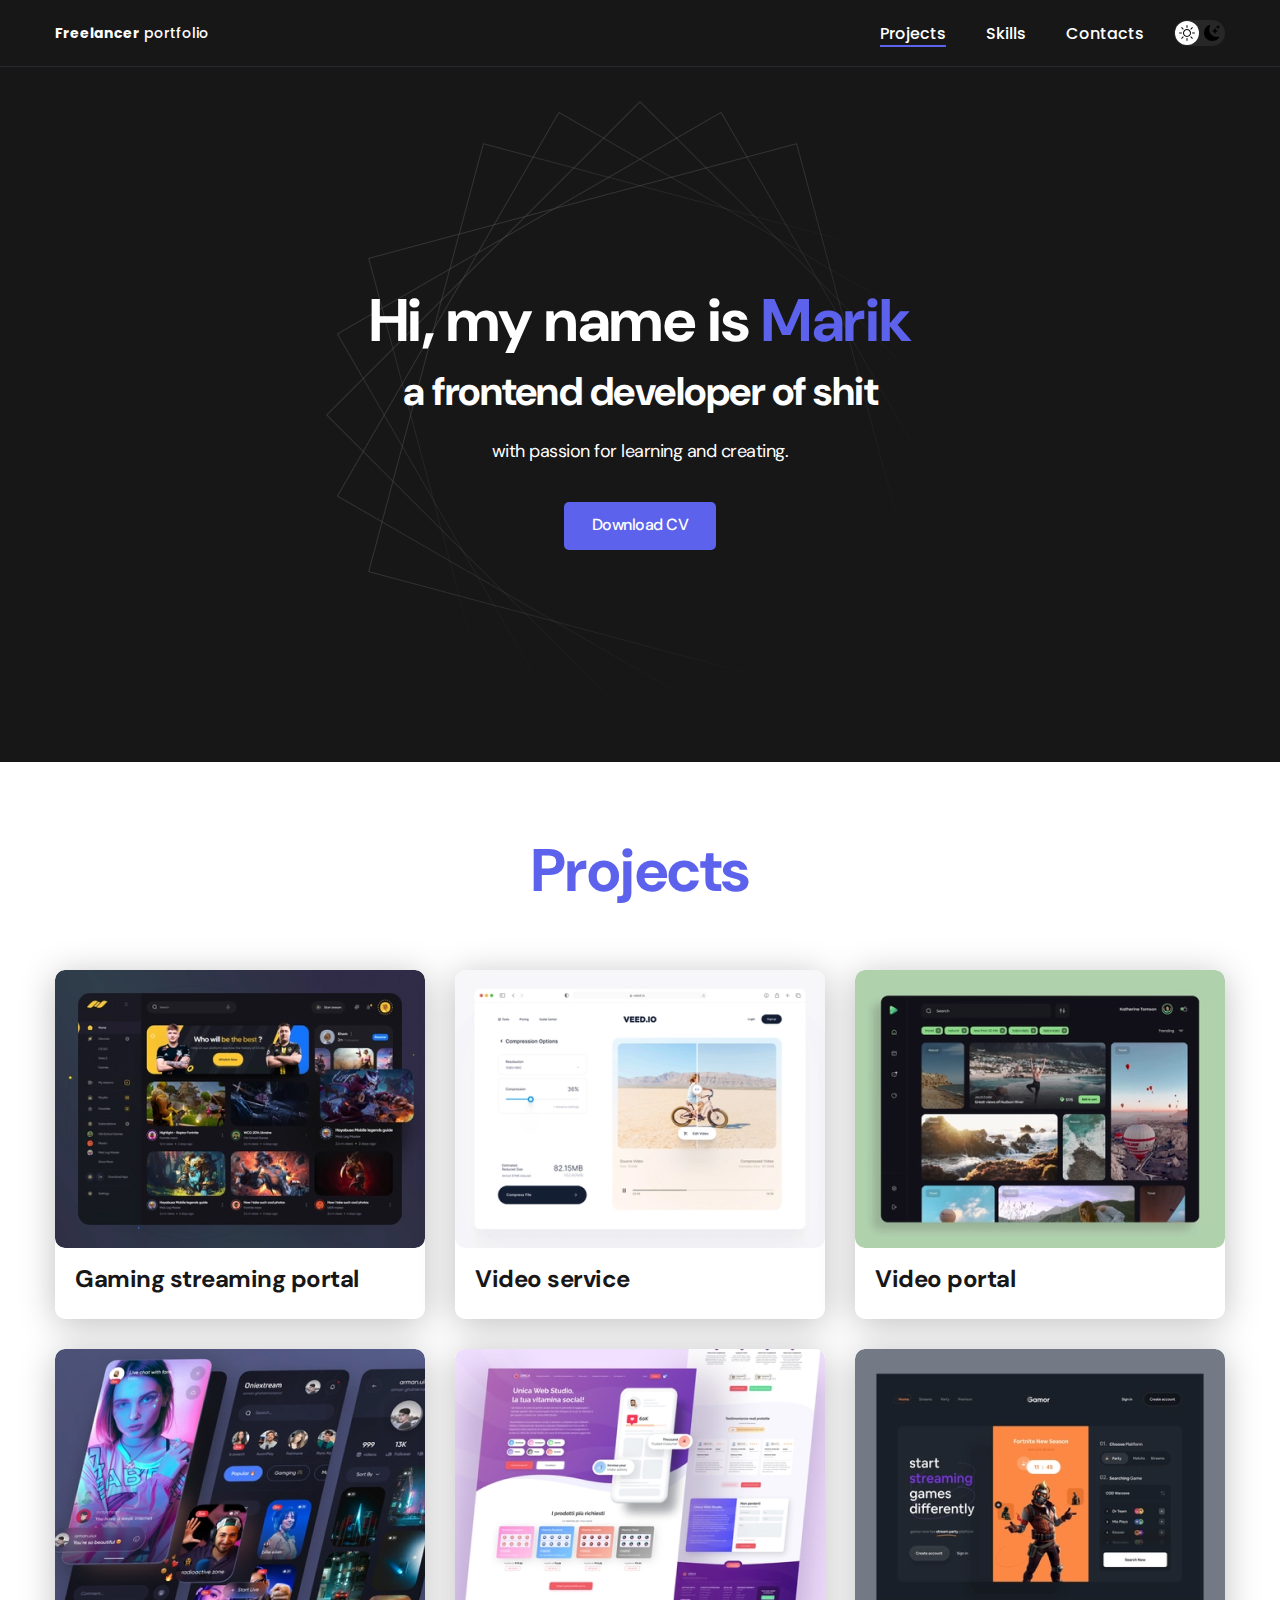
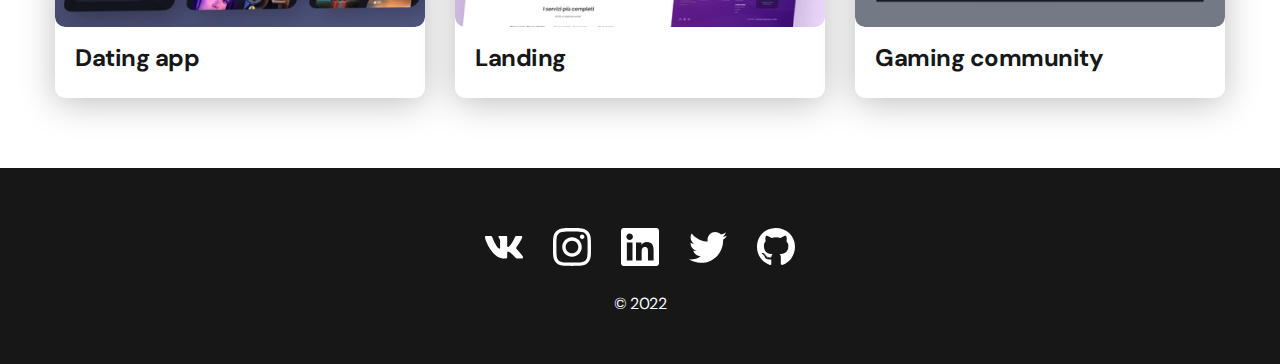
<file: index.html>
<!DOCTYPE html>
<html lang="en">
<head>
    <meta charset="UTF-8">
    <meta http-equiv="X-UA-Compatible" content="IE=edge">
    <meta name="viewport" content="width=device-width, initial-scale=1.0">
    <title>Frilancer Portfolio</title>
    <link rel="stylesheet" href="css/main.css">
</head>
<body >
    <nav class="nav">
        <div class="container">
            <div class="nav-row">
                <a href="./index.html" class="logo"><strong>Freelancer</strong> portfolio</a>


                <button class="dark-mode-btn ">
                    <img src="img/icons/white.svg" alt="Light mode" class="dark-mode-btn__icon">
                    <img src="img/icons/dark.svg" alt="Dark mode" class="dark-mode-btn__icon">
                </button>



                <ul class="nav-list">
                    <li class="nav-list__item"><a href="./index.html" class="nav-list__link nav-list__link--active">Projects</a></li>
                    <li class="nav-list__item"><a href="./skills.html" class="nav-list__link">Skills</a></li>
                    <li class="nav-list__item"><a href="./contacts.html" class="nav-list__link"> Contacts</a></li>
                </ul>
            </div>
        </div>
    </nav>
    <header class="header">
        
            <div class="header-wrapper">
                <h1 class="header-title">
                    <strong> Hi, my name is <em>Marik</em></strong><br>
                    a frontend developer of shit
                </h1>
                <div class="header-text">
                    <p>with passion for learning and creating.</p>
                </div>
                <a href="#!" class="btn">Download CV</a>
            </div>
        
    </header>
    <main class="section">
        <div class="container">
            <h2 class="title-1">
                Projects
            </h2>
            <ul class="projects">
                <li class="porject">
                    <a href="./project-page.html">

                        <img src="./img/projects/01.jpg" alt="project-img" class="project-img">
                        <h3 class="project-title">Gaming streaming portal</h3>
                    </a>
                </li>
                <li class="porject">
                    <a href="./project-page.html">

                        <img src="./img/projects/02.jpg" alt="project-img" class="project-img">
                        <h3 class="project-title">Video service</h3>
                    </a>
                </li>
                <li class="porject">
                    <a href="./project-page.html">

                        <img src="./img/projects/03.jpg" alt="project-img" class="project-img">
                        <h3 class="project-title">Video portal</h3>
                    </a>
                </li>
                <li class="porject">
                    <a href="./project-page.html">

                        <img src="./img/projects/04.jpg" alt="project-img" class="project-img">
                        <h3 class="project-title">Dating app</h3>
                    </a>
                </li>
                <li class="porject">
                    <a href="./project-page.html">

                        <img src="./img/projects/05.jpg" alt="project-img" class="project-img">
                        <h3 class="project-title">Landing</h3>
                    </a>
                </li>
                <li class="porject">
                    <a href="./project-page.html">

                        <img src="./img/projects/06.jpg" alt="project-img" class="project-img">
                        <h3 class="project-title">Gaming community</h3>
                    </a>
                </li>
            </ul>
        </div>
    </main>
    <footer class="footer">
        <div class="container">
            <div class="footer-wrapper">
                <ul class="social">
                    <li class="social-item"><a href="#!"><img src="./img/icons/vk.svg" alt=""></a></li>
                    <li class="social-item"><a href="#!"><img src="./img/icons/instagram.svg" alt=""></a></li>
                    <li class="social-item"><a href="#!"><img src="./img/icons/linkedIn.svg" alt=""></a></li>
                    <li class="social-item"><a href="#!"><img src="./img/icons/twitter.svg" alt=""></a></li>
                    <li class="social-item"><a href="#!"><img src="./img/icons/gitHub.svg" alt=""></a></li>
                </ul>
                
                <div class="copyright">
                    <p>© 2022 </p>
                </div>
            </div>
            
        </div>
    </footer>



    <script src="/js/main.js"></script>

</body>
</html>
</file>
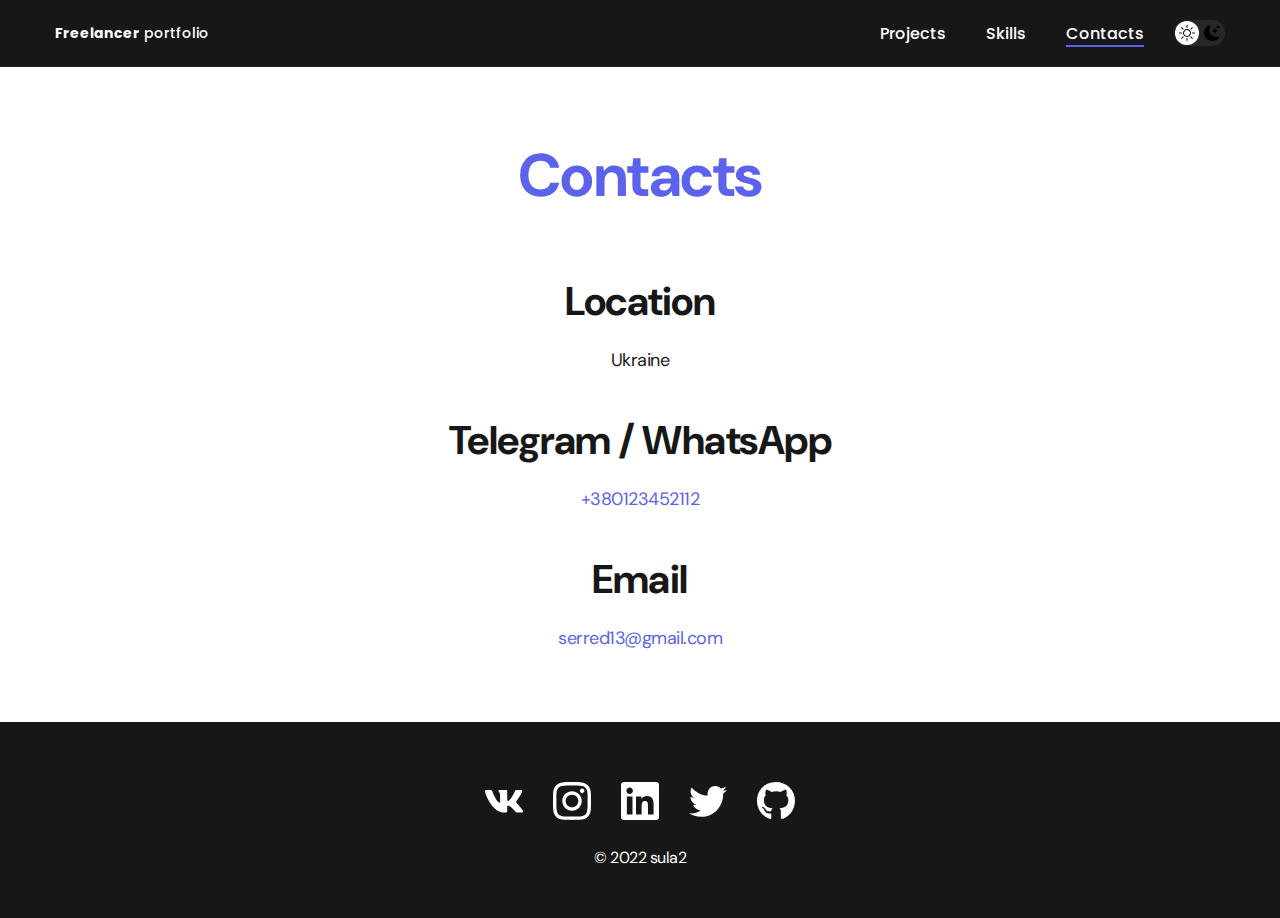
<file: contacts.html>
<!DOCTYPE html>
<html lang="en">
<head>
    <meta charset="UTF-8">
    <meta http-equiv="X-UA-Compatible" content="IE=edge">
    <meta name="viewport" content="width=device-width, initial-scale=1.0">
    <title>Frilancer Portfolio</title>
    <link rel="stylesheet" href="css/main.css">
</head>
<body>
    <nav class="nav">
        <div class="container">
            <div class="nav-row">
                <a href="./index.html" class="logo"><strong>Freelancer</strong> portfolio</a>

                <button class="dark-mode-btn ">
                    <img src="/img/icons/white.svg" alt="Light mode" class="dark-mode-btn__icon">
                    <img src="/img/icons/dark.svg" alt="Dark mode" class="dark-mode-btn__icon">
                </button>
                <ul class="nav-list">
                    <li class="nav-list__item"><a href="./index.html" class="nav-list__link ">Projects</a></li>
                    <li class="nav-list__item"><a href="./skills.html" class="nav-list__link ">Skills</a></li>
                    <li class="nav-list__item"><a href="./contacts.html" class="nav-list__link nav-list__link--active"> Contacts</a></li>
                </ul>
            </div>
        </div>
    </nav>
    
    <main class="section">
        <div class="container">
            <h1 class="title-1">
                Contacts
            </h1>
            <ul class="content-list">
                <li class="content-list__item">
                    <h2 class="title-2">
                    Location
                    </h2>
                    <p>Ukraine</p>
               </li>
                <li class="content-list__item"> 
                    <h2 class="title-2">
                        Telegram / WhatsApp
                    </h2>
                    <p><a href="tel:+380923129312">+380123452112</a></p>
                </li>
                <li class="content-list__item"> 
                    <h2 class="title-2">
                        Email
                    </h2>
                    <p><a href="mailto:serred13@gmail.com">serred13@gmail.com</a></p>
                </li>

            </ul>
            
        </div>
    </main>
    <footer class="footer">
        <div class="container">
            <div class="footer-wrapper">
                <ul class="social">
                    <li class="social-item"><a href="#!"><img src="./img/icons/vk.svg" alt=""></a></li>
                    <li class="social-item"><a href="#!"><img src="./img/icons/instagram.svg" alt=""></a></li>
                    <li class="social-item"><a href="#!"><img src="./img/icons/linkedIn.svg" alt=""></a></li>
                    <li class="social-item"><a href="#!"><img src="./img/icons/twitter.svg" alt=""></a></li>
                    <li class="social-item"><a href="#!"><img src="./img/icons/gitHub.svg" alt=""></a></li>
                </ul>
                
                <div class="copyright">
                    <p>© 2022 sula2</p>
                </div>
            </div>
            
        </div>
    </footer>




    <script src="/js/main.js"></script>
</body>
</html>
</file>
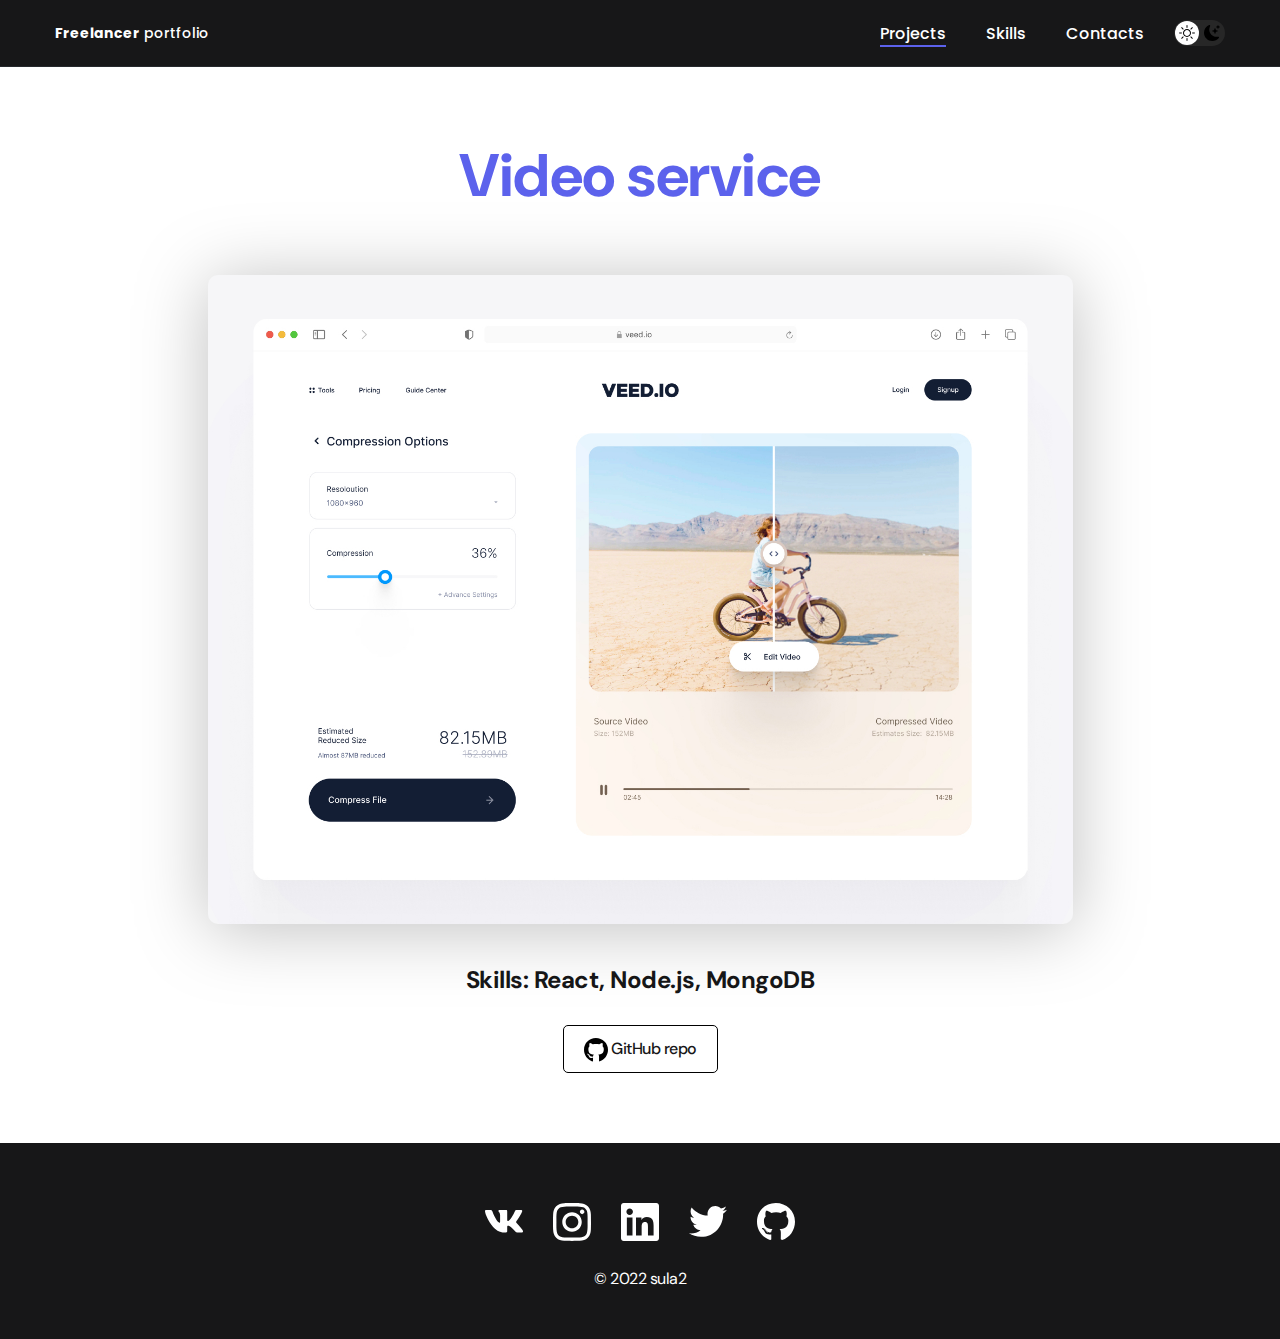
<file: project-page.html>
<!DOCTYPE html>
<html lang="en">
<head>
    <meta charset="UTF-8">
    <meta http-equiv="X-UA-Compatible" content="IE=edge">
    <meta name="viewport" content="width=device-width, initial-scale=1.0">
    <title>Frilancer Portfolio</title>
    <link rel="stylesheet" href="css/main.css">
</head>
<body>
    <nav class="nav">
        <div class="container">
            <div class="nav-row">
                <a href="./index.html" class="logo"><strong>Freelancer</strong> portfolio</a>
                <button class="dark-mode-btn ">
                    <img src="./img/icons/white.svg" alt="Light mode" class="dark-mode-btn__icon">
                    <img src="./img/icons/dark.svg" alt="Dark mode" class="dark-mode-btn__icon">
                </button>
                <ul class="nav-list">
                    <li class="nav-list__item"><a href="./index.html" class="nav-list__link nav-list__link--active">Projects</a></li>
                    <li class="nav-list__item"><a href="./skills.html" class="nav-list__link">Skills</a></li>
                    <li class="nav-list__item"><a href="./contacts.html" class="nav-list__link"> Contacts</a></li>
                </ul>
            </div>
        </div>
    </nav>
    
    <main class="section">
        <div class="container">
           
            <div class="project-detail">
                <h1 class="title-1">
                    Video service
                </h1>
                <img class="project-detail__cover" src="/img/projects/02-big.jpg" alt="">
                <div class="project-detail__descr">
                    <p>Skills: React, Node.js, MongoDB</p>
                </div>
                <a href="#!" class="btn-outline">
                    <img src="/img/Vector.svg" alt="">
                    GitHub repo
                </a>
            </div>
        </div>
    </main>
    <footer class="footer">
        <div class="container">
            <div class="footer-wrapper">
                <ul class="social">
                    <li class="social-item"><a href="#!"><img src="./img/icons/vk.svg" alt=""></a></li>
                    <li class="social-item"><a href="#!"><img src="./img/icons/instagram.svg" alt=""></a></li>
                    <li class="social-item"><a href="#!"><img src="./img/icons/linkedIn.svg" alt=""></a></li>
                    <li class="social-item"><a href="#!"><img src="./img/icons/twitter.svg" alt=""></a></li>
                    <li class="social-item"><a href="#!"><img src="./img/icons/gitHub.svg" alt=""></a></li>
                </ul>
                
                <div class="copyright">
                    <p>© 2022 sula2</p>
                </div>
            </div>
            
        </div>
    </footer>



    <script src="/js/main.js"></script>

</body>
</html>
</file>
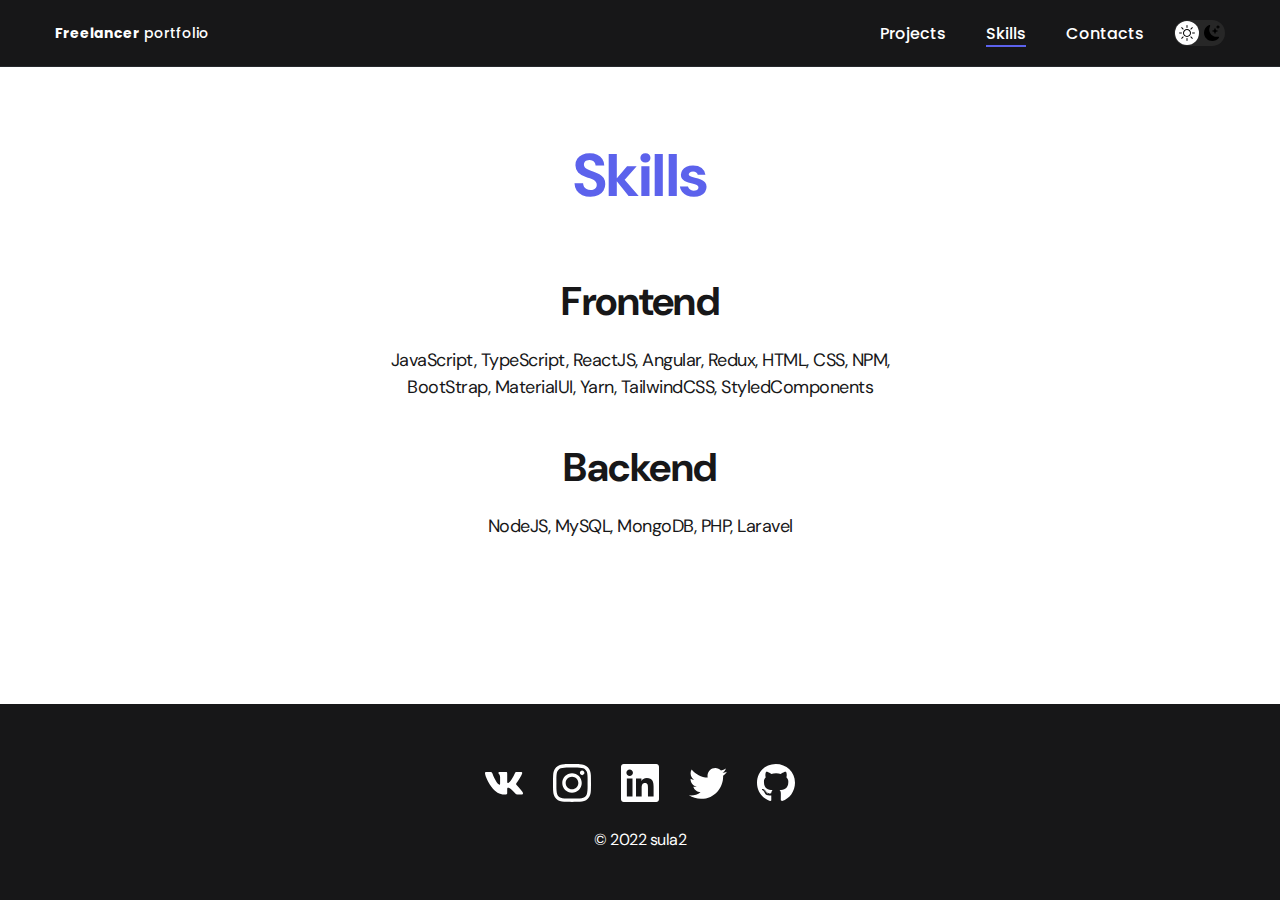
<file: skills.html>
<!DOCTYPE html>
<html lang="en">
<head>
    <meta charset="UTF-8">
    <meta http-equiv="X-UA-Compatible" content="IE=edge">
    <meta name="viewport" content="width=device-width, initial-scale=1.0">
    <title>Frilancer Portfolio</title>
    <link rel="stylesheet" href="css/main.css">
</head>
<body>
    <nav class="nav">
        <div class="container">
            <div class="nav-row">
                <a href="./index.html" class="logo"><strong>Freelancer</strong> portfolio</a>
                <button class="dark-mode-btn ">
                    <img src="/img/icons/white.svg" alt="Light mode" class="dark-mode-btn__icon">
                    <img src="/img/icons/dark.svg" alt="Dark mode" class="dark-mode-btn__icon">
                </button>
                <ul class="nav-list">
                    <li class="nav-list__item"><a href="./index.html" class="nav-list__link ">Projects</a></li>
                    <li class="nav-list__item"><a href="./skills.html" class="nav-list__link nav-list__link--active">Skills</a></li>
                    <li class="nav-list__item"><a href="./contacts.html" class="nav-list__link"> Contacts</a></li>
                </ul>
            </div>
        </div>
    </nav>
    
    <main class="section">
        <div class="container">
            <h1 class="title-1">
                Skills
            </h1>
            <ul class="content-list">
                <li class="content-list__item">
                    <h2 class="title-2">
                    Frontend
                    </h2>
                    <p>JavaScript, TypeScript, ReactJS, Angular, Redux, HTML, CSS, NPM, BootStrap, MaterialUI, Yarn, TailwindCSS, StyledComponents</p>
               </li>
                <li class="content-list__item"> 
                    <h2 class="title-2">
                    Backend
                    </h2>
                    <p>NodeJS, MySQL, MongoDB, PHP, Laravel</p>
                </li>

            </ul>
            
        </div>
    </main>
    <footer class="footer">
        <div class="container">
            <div class="footer-wrapper">
                <ul class="social">
                    <li class="social-item"><a href="#!"><img src="./img/icons/vk.svg" alt=""></a></li>
                    <li class="social-item"><a href="#!"><img src="./img/icons/instagram.svg" alt=""></a></li>
                    <li class="social-item"><a href="#!"><img src="./img/icons/linkedIn.svg" alt=""></a></li>
                    <li class="social-item"><a href="#!"><img src="./img/icons/twitter.svg" alt=""></a></li>
                    <li class="social-item"><a href="#!"><img src="./img/icons/gitHub.svg" alt=""></a></li>
                </ul>
                
                <div class="copyright">
                    <p>© 2022 sula2</p>
                </div>
            </div>
            
        </div>
    </footer>



    <script src="/js/main.js"></script>

</body>
</html>
</file>
<file: css/main.css>
@import './reset.css';
@import url('https://fonts.googleapis.com/css2?family=DM+Sans:wght@400;500;700&family=Poppins:wght@400;500;700&display=swap');



:root{
    --black: #171718;
    --black-border: #26292D;
    --white: #fff;
    --purple: #5C62EC;
    
    --dark-bg: var(--black);
    --dark-border: var(--black-border);

    --text-color: var(--black);
    --header-text: var(--white);
    --accent: var(--purple);
    /* Light mode */
    --page-bg: var(--white);
    --text-color: var(--black);
    --project-card-bg:var(--white);
    --project-card-text: var(--black);
    
}


.dark{
    --page-bg: #252525;
    --text-color: var(--white);
    --project-card-bg:var(--black);
    --project-card-text: var(--white);
}


/* 
font-family: 'Poppins', sans-serif; */
html, body{
    font-family: 'DM Sans', sans-serif;
    letter-spacing: -0.5px;
    color: var(--text-color);
    display: flex;
    flex-direction: column;
    min-height: 100vh;
    background-color: var(--page-bg);
}

.container{
    margin: 0 auto;
    padding: 0 15px;
    max-width: 1200px;
}


.nav{
    background-color: var(--dark-bg);
    color: var(--header-text);
    padding: 20px 0;
    border-bottom: 1px solid var(--dark-border);
    font-weight: 500;
    letter-spacing: normal;
    
}
.nav-row{
    display: flex;
    justify-content: flex-end;
    align-items: center;
    column-gap: 30px;
    row-gap: 20px;
    flex-wrap: wrap;
}

.logo{
    margin-right: auto;
    color:var(--header-text);
    font-size: 14px;
    font-family: 'Poppins', sans-serif;
}
.logo strong{
    font-weight: 700;
}

.nav-list {
    display: flex;
    align-items: center;
    column-gap: 40px;
    font-size: 16px;
    font-weight: 500;
    font-family: 'Poppins', sans-serif;
}



.nav-list__link {
    color:var(--header-text);
    transition: all 0.3s ease-in;
}
.nav-list__link:hover{
    opacity: 0.8;
}
.nav-list__link--active{
    position: relative;

}
.nav-list__link--active::before{
    content: '';
    position: absolute;
    top: 100%;
    left: 0;
    display: block;
    height: 2px;
    width: 100%;
    background-color:var(--accent);
    
}

.header{
    padding: 40px 0;
    background-color: var(--dark-bg);
    min-height: 695px;
    color: var(--header-text);
    display: flex;
    justify-content: center;
    align-items: center;
    text-align: center;
    background-image: url('/img/Abstract.png');
    background-repeat: no-repeat;
    background-position: center center;
    background-size: auto;
}
.header-wrapper{
    padding: 0 15px;
    max-width: 660px;
}
.header-title{
    font-size: 40px;
    font-weight: 700;
    line-height: 1.4;
    margin-bottom: 20px;
}
.header-title strong{
    font-weight: 700;
    font-size: 60px;
}
.header-title em{
    font-style: normal;
    color: var(--accent);
}
.header-text{
    font-size: 18px;
    line-height: 1.333;
    margin-bottom: 40px;
}
.header-text p + p{
    margin-top: 1em;
}
.btn{
    display: inline-block;
    height: 48px;
    padding: 12px 28px;
    background-color: var(--accent);
    border-radius: 5px;
    color:var(--header-text);
    font-size: 16px;
    font-weight: 500;
    transition: all 0.3s ease-in;
}
.btn-outline{
    height: 48px;
    border-radius: 5px;
    padding: 12px 20px;
    background-color: var(--white);
    border: 1px solid #000;
    color:var(--black);
    font-weight: 500;
}
.btn:hover{
    opacity: 0.8;
}

.btn:active{
    position: relative;
    top: 1px;
}


.section {
    padding: 70px 0px;
}

.title-1 {
    margin-bottom: 60px;
    font-size: 60px;
    font-weight: 700;
    line-height: 1.3;
    color:var(--accent);
    text-align: center;
    
}
.projects {
    display: flex;
    column-gap: 30px;
    justify-content: center;
    flex-wrap: wrap;
    row-gap: 30px;
}
.porject {
    border-radius: 10px;
    max-width: 370px;
    background-color:var(--project-card-bg);
    
    box-shadow: 0px 5px 35px rgba(0, 0, 0, 0.25);

}
.project-img {
    border-radius: 10px;
}
.project-title {
    color: var(--project-card-text);
    padding: 15px 20px 25px;
    font-size: 24px;
    line-height: 1.3;
    font-weight: 700;
    
}


.project-detail{
    max-width: 865px;
    margin: 0 auto;
    display: flex;
    flex-direction: column;
    align-items: center;
    text-align: center;
}

.project-detail__cover{
    max-width: 100%;
    margin-bottom: 40px;
    filter: drop-shadow(0px 5px 35px rgba(0, 0, 0, 0.25));
    border-radius: 10px;
}
.project-detail__descr{
    font-weight: 700;
    font-size: 24px;
    margin-bottom: 30px;
    line-height: 1.3;   
}

.title-2 {
    font-size: 40px;
    line-height: 1.3;
    margin-bottom: 20px;
    font-weight: 700;
}

.content-list {
    margin: 0 auto;
    max-width: 570px;
    display: flex;
    flex-direction: column;
    align-items: center;
    row-gap: 40px;
    text-align: center;


}
.content-list__item {
    font-size: 18px;
    line-height: 1.5;
}
.content-list__item a{
    color: var(--accent);
}






.footer{
    padding: 60px 0 50px;
    color:var(--text-color);
    background-color: var(--dark-bg);
    margin-top: auto;
}
.footer-wrapper{
    display: flex;
    flex-direction: column;
    align-content: center;
    row-gap: 27px;
    
}
.social{
    display: flex;
    column-gap: 30px;
    align-items: center;
    justify-content: center;
}
.copyright{
    font-size: 16px;
    color:var(--header-text);
    text-align: center;
}

.dark-mode-btn {
    display: flex;
    justify-content: space-between;
    padding: 5px;
    width: 51px;
    height: 26px;
    background-color: #272727;
    border-radius: 50px;
    position: relative;
    order: 1;
    
}
.dark-mode-btn__icon {
    position: relative;
    
}
.dark-mode-btn::before{
   
    left: 1px;
    top: 1px;
    position: absolute;
    content: '';
    display: block;
    width: 24px;
    height: 24px;
    border-radius: 50%;
    background-color: var(--white);
    transition: left 0.2s ease-in;
}

.dark-mode-btn--active::before{
    left: 26px;
}






@media (max-width: 620px){
    .nav-row{
        justify-content: space-between;
    }
    .dark-mode-btn{
        order: 0;
    }
    .header{
        min-height: unset;
    }
    .header-title{
        font-size: 30px;
    }
    .header-title strong{
        font-size: 40px;
    }
    .section{
        padding: 40px 0;
    }
    .title-1{
        font-size: 40px;
        margin-bottom: 30px;
    }
    .title-2{
        font-size: 30px;
        margin-bottom: 10px;
    }
    .content-list{
        row-gap: 20px;
    }
    .content-list__item{
        font-size: 16px;
    }
    .project__title{
        font-size: 20px;;
    }
    .footer{
        padding: 40px 0 30px;
    }
    .social{
        column-gap: 20px;
    }
    .social__item{
        width: 28px;
    }
    .footer-wrapper{
        row-gap: 20px;
    }
}
</file>
